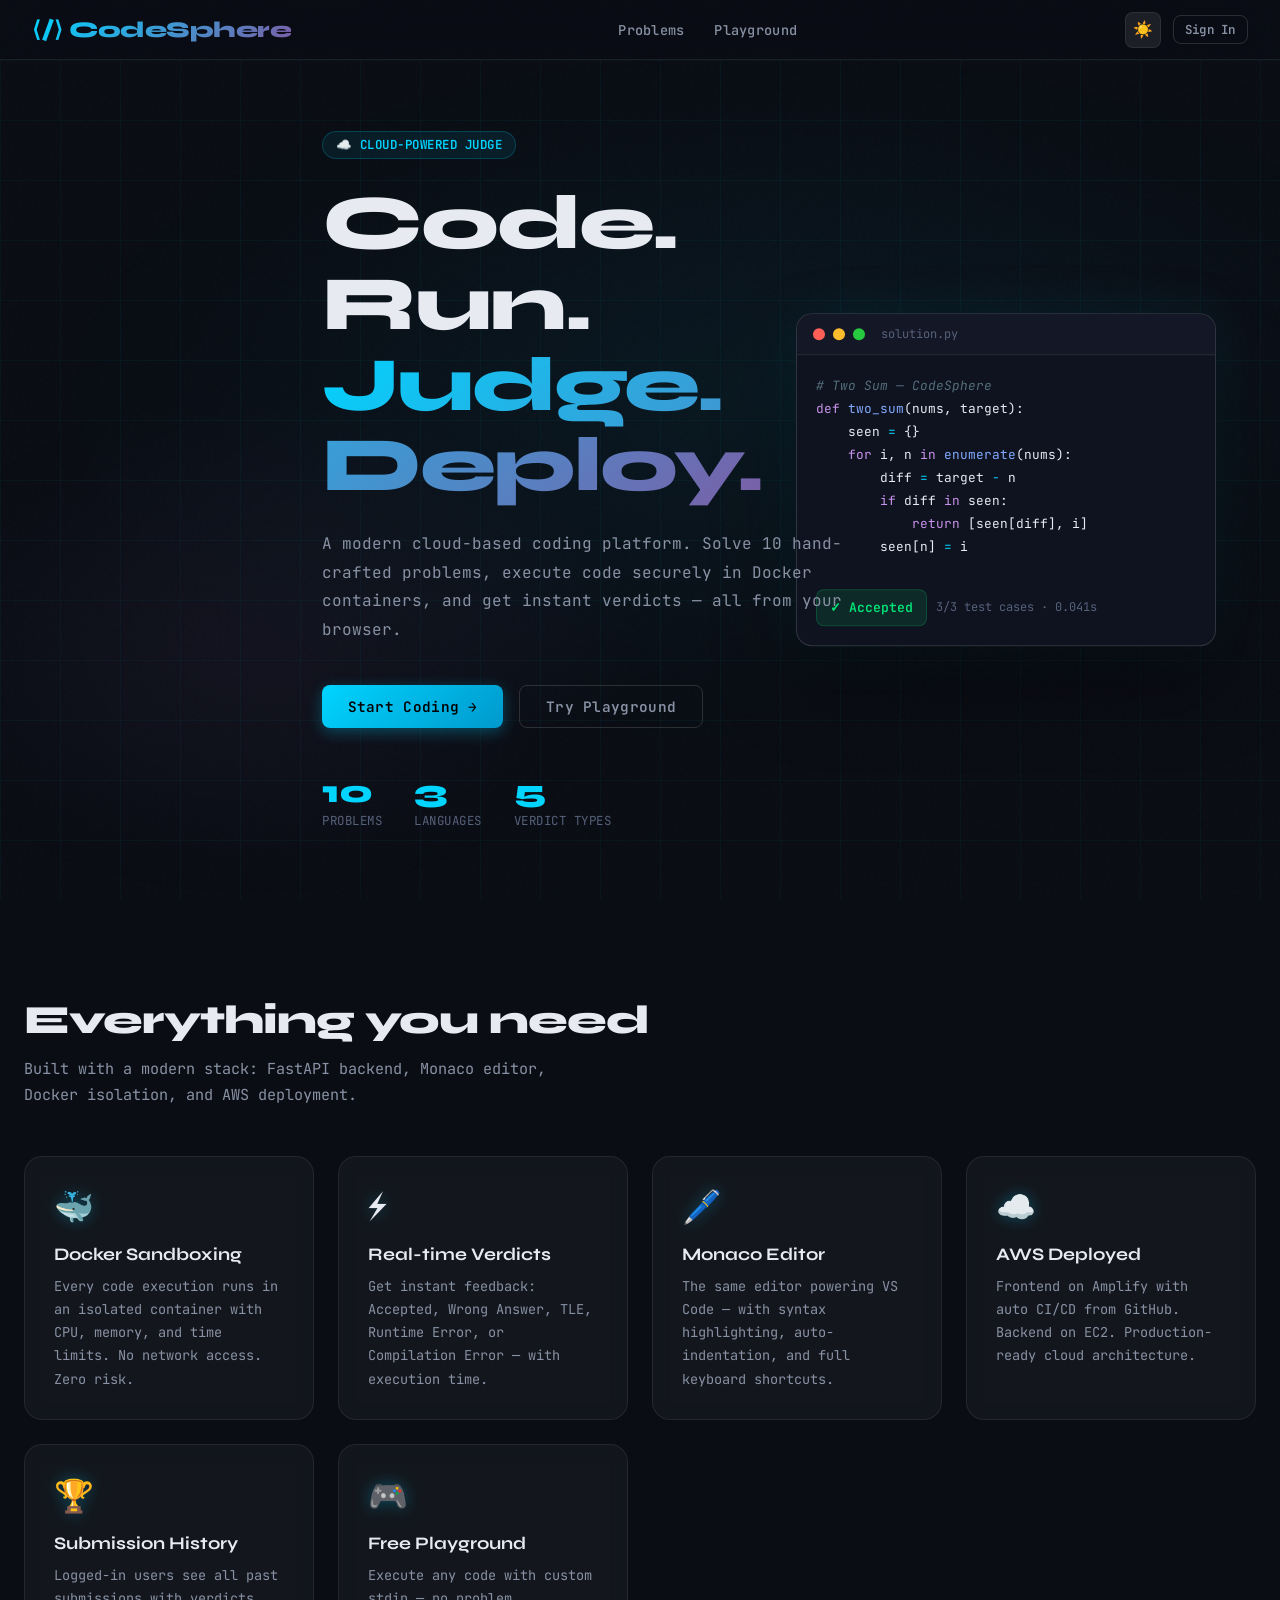
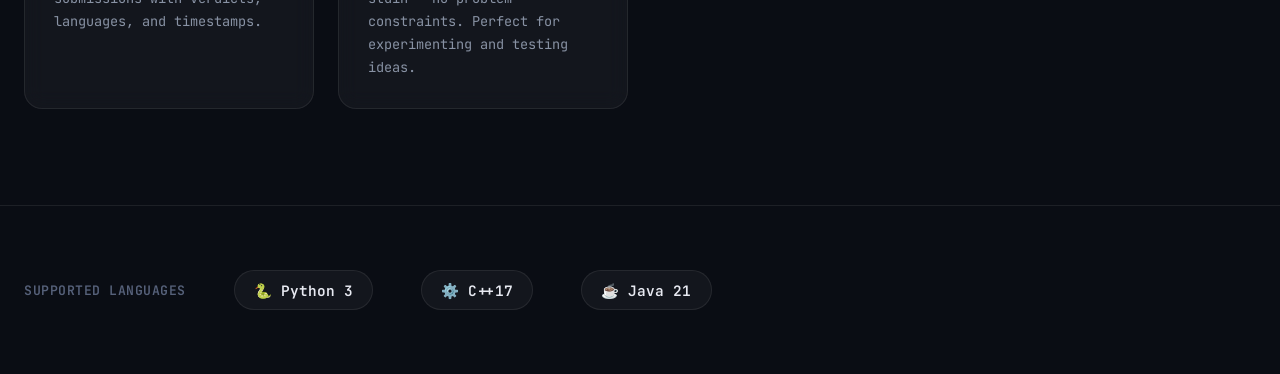
<file: frontend/index.html>
<!DOCTYPE html>
<html lang="en">

<head>
  <meta charset="UTF-8">
  <meta name="viewport" content="width=device-width, initial-scale=1.0">
  <title>CodeSphere — Cloud Coding Judge</title>
  <link rel="stylesheet" href="css/main.css">
  <style>
    /* Hero */
    .hero {
      min-height: calc(100vh - 60px);
      display: flex;
      align-items: center;
      position: relative;
      overflow: hidden;
    }

    .hero-bg {
      position: absolute;
      inset: 0;
      background:
        radial-gradient(ellipse 80% 60% at 60% 40%, rgba(0, 212, 255, 0.06) 0%, transparent 70%),
        radial-gradient(ellipse 50% 50% at 20% 70%, rgba(123, 94, 167, 0.08) 0%, transparent 60%);
      pointer-events: none;
    }

    .hero-grid {
      position: absolute;
      inset: 0;
      background-image:
        linear-gradient(rgba(0, 212, 255, 0.04) 1px, transparent 1px),
        linear-gradient(90deg, rgba(0, 212, 255, 0.04) 1px, transparent 1px);
      background-size: 60px 60px;
      pointer-events: none;
    }

    .hero-content {
      position: relative;
      z-index: 1;
      max-width: 700px;
      padding: 0 2rem;
    }

    .hero-tag {
      display: inline-flex;
      align-items: center;
      gap: 0.5rem;
      background: rgba(0, 212, 255, 0.08);
      border: 1px solid rgba(0, 212, 255, 0.2);
      color: var(--accent);
      font-size: 0.78rem;
      font-weight: 600;
      padding: 0.3rem 0.8rem;
      border-radius: 20px;
      margin-bottom: 1.5rem;
      letter-spacing: 0.5px;
      text-transform: uppercase;
    }

    .hero-title {
      font-family: var(--font-display);
      font-size: clamp(2.8rem, 6vw, 5rem);
      font-weight: 800;
      line-height: 1.05;
      letter-spacing: -2px;
      margin-bottom: 1.5rem;
    }

    .hero-title .line-accent {
      background: linear-gradient(135deg, var(--accent), var(--accent2));
      -webkit-background-clip: text;
      -webkit-text-fill-color: transparent;
      background-clip: text;
    }

    .hero-desc {
      font-size: 1rem;
      color: var(--text2);
      line-height: 1.8;
      margin-bottom: 2.5rem;
      max-width: 520px;
    }

    .hero-cta {
      display: flex;
      gap: 1rem;
      flex-wrap: wrap;
    }

    /* Floating code card */
    .hero-visual {
      position: absolute;
      right: 5%;
      top: 50%;
      transform: translateY(-50%);
      width: 420px;
      animation: float 6s ease-in-out infinite;
    }

    @keyframes float {

      0%,
      100% {
        transform: translateY(-50%) translateY(0);
      }

      50% {
        transform: translateY(-50%) translateY(-16px);
      }
    }

    .code-card {
      background: var(--bg2);
      border: 1px solid var(--border2);
      border-radius: 16px;
      overflow: hidden;
      box-shadow: 0 40px 80px rgba(0, 0, 0, 0.4), 0 0 60px rgba(0, 212, 255, 0.08);
    }

    .code-card-header {
      background: var(--bg3);
      padding: 0.75rem 1rem;
      display: flex;
      align-items: center;
      gap: 0.5rem;
      border-bottom: 1px solid var(--border);
    }

    .dot {
      width: 12px;
      height: 12px;
      border-radius: 50%;
    }

    .dot-red {
      background: #ff5f56;
    }

    .dot-yellow {
      background: #ffbd2e;
    }

    .dot-green {
      background: #27c93f;
    }

    .code-card-body {
      padding: 1.2rem;
      font-size: 0.8rem;
      line-height: 1.8;
    }

    .tok-kw {
      color: #c792ea;
    }

    .tok-fn {
      color: #82aaff;
    }

    .tok-str {
      color: #c3e88d;
    }

    .tok-num {
      color: #f78c6c;
    }

    .tok-cm {
      color: #546e7a;
      font-style: italic;
    }

    .tok-op {
      color: var(--accent);
    }

    /* Stats */
    .stats-row {
      display: flex;
      gap: 2rem;
      flex-wrap: wrap;
      margin-top: 3rem;
    }

    .stat {
      text-align: left;
    }

    .stat-num {
      font-family: var(--font-display);
      font-size: 2rem;
      font-weight: 800;
      color: var(--accent);
      line-height: 1;
    }

    .stat-label {
      font-size: 0.78rem;
      color: var(--text3);
      margin-top: 0.25rem;
      text-transform: uppercase;
      letter-spacing: 0.5px;
    }

    /* Features */
    .features {
      padding: 6rem 0;
    }

    .section-title {
      font-family: var(--font-display);
      font-size: 2.5rem;
      font-weight: 800;
      letter-spacing: -1px;
      margin-bottom: 0.75rem;
    }

    .section-sub {
      color: var(--text2);
      font-size: 0.95rem;
      line-height: 1.7;
      max-width: 540px;
    }

    .features-grid {
      display: grid;
      grid-template-columns: repeat(auto-fit, minmax(280px, 1fr));
      gap: 1.5rem;
      margin-top: 3rem;
    }

    .feature-card {
      padding: 1.8rem;
    }

    .feature-icon {
      font-size: 2rem;
      margin-bottom: 1rem;
      display: block;
      filter: drop-shadow(0 0 8px rgba(0, 212, 255, 0.3));
    }

    .feature-title {
      font-family: var(--font-display);
      font-size: 1.1rem;
      font-weight: 700;
      margin-bottom: 0.6rem;
    }

    .feature-desc {
      font-size: 0.85rem;
      color: var(--text2);
      line-height: 1.7;
    }

    /* Languages */
    .langs {
      padding: 4rem 0;
      border-top: 1px solid var(--border);
    }

    .langs-inner {
      display: flex;
      align-items: center;
      gap: 3rem;
      flex-wrap: wrap;
    }

    .lang-pill {
      display: flex;
      align-items: center;
      gap: 0.6rem;
      background: var(--surface);
      border: 1px solid var(--border);
      border-radius: 40px;
      padding: 0.6rem 1.2rem;
      font-size: 0.9rem;
      font-weight: 600;
      transition: all var(--transition);
    }

    .lang-pill:hover {
      border-color: var(--accent);
      box-shadow: var(--glow);
    }

    @media (max-width: 900px) {
      .hero-visual {
        display: none;
      }
    }
  </style>
</head>

<body>

  <div id="navbar-mount"></div>

  <!-- Hero -->
  <section class="hero">
    <div class="hero-bg"></div>
    <div class="hero-grid"></div>
    <div class="hero-content page-container" style="width:100%">
      <div class="hero-tag">☁️ Cloud-powered judge</div>
      <h1 class="hero-title">
        Code. Run. <br>
        <span class="line-accent">Judge. Deploy.</span>
      </h1>
      <p class="hero-desc">
        A modern cloud-based coding platform. Solve 10 hand-crafted problems,
        execute code securely in Docker containers, and get instant verdicts —
        all from your browser.
      </p>
      <div class="hero-cta">
        <a href="problems.html" class="btn btn-primary btn-lg">Start Coding →</a>
        <a href="playground.html" class="btn btn-ghost btn-lg">Try Playground</a>
      </div>
      <div class="stats-row">
        <div class="stat">
          <div class="stat-num">10</div>
          <div class="stat-label">Problems</div>
        </div>
        <div class="stat">
          <div class="stat-num">3</div>
          <div class="stat-label">Languages</div>
        </div>
        <div class="stat">
          <div class="stat-num">5</div>
          <div class="stat-label">Verdict Types</div>
        </div>
      </div>
    </div>

    <!-- Floating code demo -->
    <div class="hero-visual">
      <div class="code-card">
        <div class="code-card-header">
          <div class="dot dot-red"></div>
          <div class="dot dot-yellow"></div>
          <div class="dot dot-green"></div>
          <span style="margin-left:0.5rem;font-size:0.75rem;color:var(--text3)">solution.py</span>
        </div>
        <div class="code-card-body">
          <div><span class="tok-cm"># Two Sum — CodeSphere</span></div>
          <div><span class="tok-kw">def</span> <span class="tok-fn">two_sum</span>(nums, target):</div>
          <div>&nbsp;&nbsp;&nbsp;&nbsp;seen <span class="tok-op">=</span> {}</div>
          <div>&nbsp;&nbsp;&nbsp;&nbsp;<span class="tok-kw">for</span> i, n <span class="tok-kw">in</span> <span
              class="tok-fn">enumerate</span>(nums):</div>
          <div>&nbsp;&nbsp;&nbsp;&nbsp;&nbsp;&nbsp;&nbsp;&nbsp;diff <span class="tok-op">=</span> target <span
              class="tok-op">-</span> n</div>
          <div>&nbsp;&nbsp;&nbsp;&nbsp;&nbsp;&nbsp;&nbsp;&nbsp;<span class="tok-kw">if</span> diff <span
              class="tok-kw">in</span> seen:</div>
          <div>&nbsp;&nbsp;&nbsp;&nbsp;&nbsp;&nbsp;&nbsp;&nbsp;&nbsp;&nbsp;&nbsp;&nbsp;<span
              class="tok-kw">return</span> [seen[diff], i]</div>
          <div>&nbsp;&nbsp;&nbsp;&nbsp;&nbsp;&nbsp;&nbsp;&nbsp;seen[n] <span class="tok-op">=</span> i</div>
          <br>
          <div id="verdict-demo" style="display:flex;align-items:center;gap:0.6rem;margin-top:0.5rem;">
            <span class="verdict verdict-accepted">✓ Accepted</span>
            <span style="color:var(--text3);font-size:0.75rem;">3/3 test cases · 0.041s</span>
          </div>
        </div>
      </div>
    </div>
  </section>

  <!-- Features -->
  <section class="features">
    <div class="page-container">
      <h2 class="section-title">Everything you need</h2>
      <p class="section-sub">Built with a modern stack: FastAPI backend, Monaco editor, Docker isolation, and AWS
        deployment.</p>
      <div class="features-grid">
        <div class="card card-glow feature-card animate-fade-up" style="animation-delay:0s">
          <span class="feature-icon">🐳</span>
          <div class="feature-title">Docker Sandboxing</div>
          <p class="feature-desc">Every code execution runs in an isolated container with CPU, memory, and time limits.
            No network access. Zero risk.</p>
        </div>
        <div class="card card-glow feature-card animate-fade-up" style="animation-delay:0.1s">
          <span class="feature-icon">⚡</span>
          <div class="feature-title">Real-time Verdicts</div>
          <p class="feature-desc">Get instant feedback: Accepted, Wrong Answer, TLE, Runtime Error, or Compilation Error
            — with execution time.</p>
        </div>
        <div class="card card-glow feature-card animate-fade-up" style="animation-delay:0.2s">
          <span class="feature-icon">🖊️</span>
          <div class="feature-title">Monaco Editor</div>
          <p class="feature-desc">The same editor powering VS Code — with syntax highlighting, auto-indentation, and
            full keyboard shortcuts.</p>
        </div>
        <div class="card card-glow feature-card animate-fade-up" style="animation-delay:0.3s">
          <span class="feature-icon">☁️</span>
          <div class="feature-title">AWS Deployed</div>
          <p class="feature-desc">Frontend on Amplify with auto CI/CD from GitHub. Backend on EC2. Production-ready
            cloud architecture.</p>
        </div>
        <div class="card card-glow feature-card animate-fade-up" style="animation-delay:0.4s">
          <span class="feature-icon">🏆</span>
          <div class="feature-title">Submission History</div>
          <p class="feature-desc">Logged-in users see all past submissions with verdicts, languages, and timestamps.</p>
        </div>
        <div class="card card-glow feature-card animate-fade-up" style="animation-delay:0.5s">
          <span class="feature-icon">🎮</span>
          <div class="feature-title">Free Playground</div>
          <p class="feature-desc">Execute any code with custom stdin — no problem constraints. Perfect for experimenting
            and testing ideas.</p>
        </div>
      </div>
    </div>
  </section>

  <!-- Languages -->
  <section class="langs">
    <div class="page-container">
      <div class="langs-inner">
        <span
          style="color:var(--text3);font-size:0.82rem;font-weight:600;text-transform:uppercase;letter-spacing:0.5px;">Supported
          Languages</span>
        <div class="lang-pill">🐍 Python 3</div>
        <div class="lang-pill">⚙️ C++17</div>
        <div class="lang-pill">☕ Java 21</div>
      </div>
    </div>
  </section>

  <script src="js/app.js"></script>
  <script>
    document.getElementById('navbar-mount').innerHTML = renderNavbar('home');
  </script>
</body>

</html>
</file>
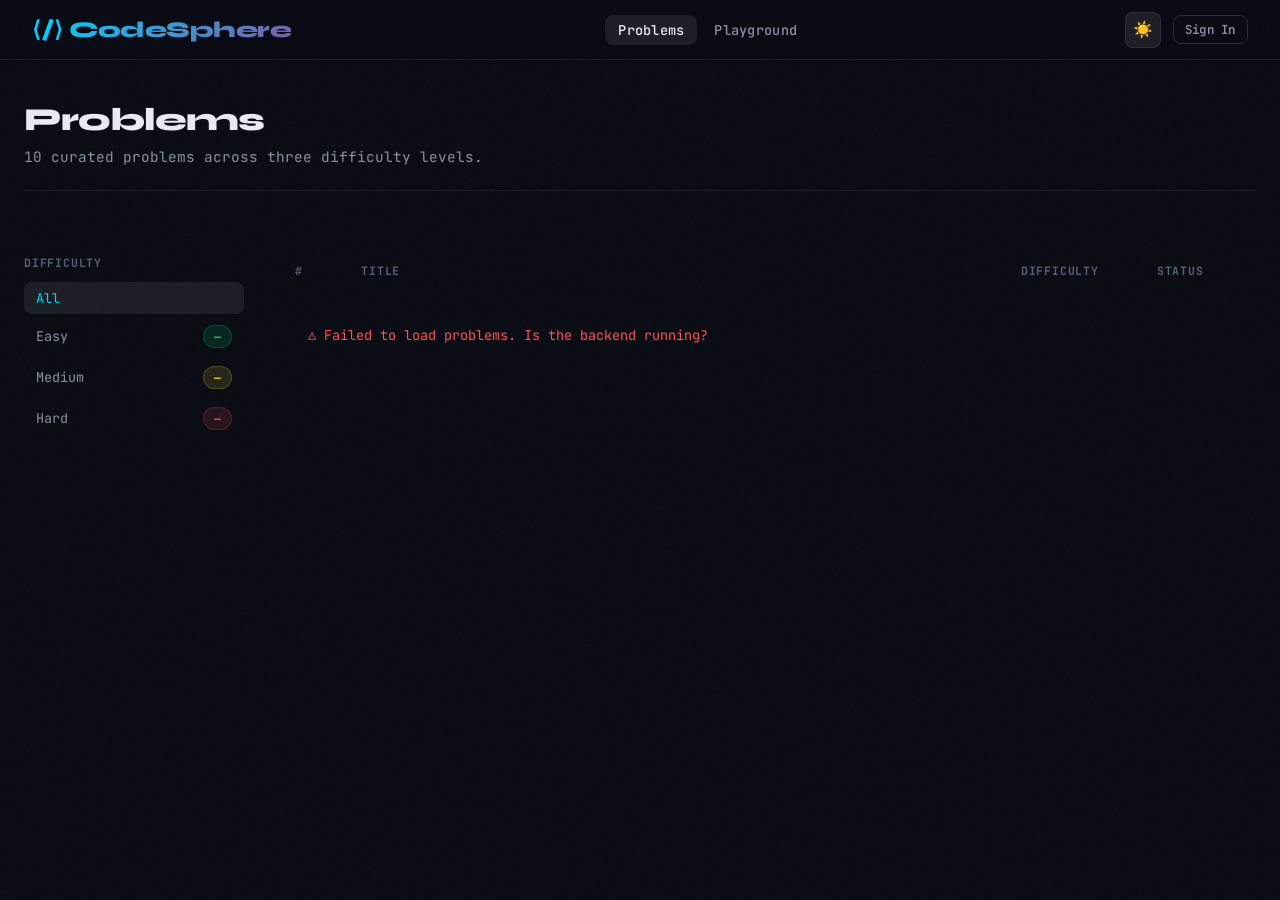
<file: frontend/problems.html>
<!DOCTYPE html>
<html lang="en">
<head>
  <meta charset="UTF-8">
  <meta name="viewport" content="width=device-width, initial-scale=1.0">
  <title>Problems — CodeSphere</title>
  <link rel="stylesheet" href="css/main.css">
  <style>
    .problems-layout {
      display: grid;
      grid-template-columns: 220px 1fr;
      gap: 2rem;
      padding: 2rem 0 4rem;
    }
    .sidebar {
      position: sticky;
      top: 80px;
      height: fit-content;
    }
    .sidebar-section { margin-bottom: 1.5rem; }
    .sidebar-title { font-size: 0.72rem; font-weight: 700; color: var(--text3); text-transform: uppercase; letter-spacing: 0.8px; margin-bottom: 0.75rem; }
    .filter-btn {
      display: flex;
      align-items: center;
      justify-content: space-between;
      width: 100%;
      background: none;
      border: none;
      color: var(--text2);
      font-family: var(--font-mono);
      font-size: 0.84rem;
      padding: 0.45rem 0.75rem;
      border-radius: 8px;
      cursor: pointer;
      transition: all var(--transition);
      margin-bottom: 0.2rem;
      text-align: left;
    }
    .filter-btn:hover, .filter-btn.active {
      background: var(--surface2);
      color: var(--text);
    }
    .filter-btn.active { color: var(--accent); }

    /* Problem table */
    .problem-list { display: flex; flex-direction: column; gap: 0.6rem; }
    .problem-row {
      display: grid;
      grid-template-columns: 50px 1fr 120px 80px;
      align-items: center;
      gap: 1rem;
      padding: 1rem 1.2rem;
      border-radius: var(--radius);
      background: var(--surface);
      border: 1px solid var(--border);
      cursor: pointer;
      transition: all var(--transition);
      text-decoration: none;
      color: var(--text);
    }
    .problem-row:hover {
      border-color: rgba(0,212,255,0.25);
      background: var(--surface2);
      transform: translateX(3px);
    }
    .problem-num { color: var(--text3); font-size: 0.82rem; font-weight: 600; }
    .problem-title { font-weight: 600; font-size: 0.9rem; }
    .problem-title span { color: var(--text2); font-size: 0.78rem; font-weight: 400; display: block; margin-top: 0.15rem; }

    /* Header row */
    .list-header {
      display: grid;
      grid-template-columns: 50px 1fr 120px 80px;
      align-items: center;
      gap: 1rem;
      padding: 0.5rem 1.2rem;
      font-size: 0.72rem;
      font-weight: 700;
      color: var(--text3);
      text-transform: uppercase;
      letter-spacing: 0.8px;
      margin-bottom: 0.5rem;
    }

    .loading-row {
      display: flex;
      align-items: center;
      gap: 0.75rem;
      padding: 2rem;
      color: var(--text2);
      font-size: 0.85rem;
    }

    @media (max-width: 768px) {
      .problems-layout { grid-template-columns: 1fr; }
      .sidebar { position: static; }
      .problem-row { grid-template-columns: 40px 1fr 90px; }
      .list-header { grid-template-columns: 40px 1fr 90px; }
      .problem-row > *:last-child, .list-header > *:last-child { display: none; }
    }
  </style>
</head>
<body>

<div id="navbar-mount"></div>

<div class="page-container">
  <div class="page-header">
    <h1 style="font-family:var(--font-display);font-size:2rem;font-weight:800;letter-spacing:-1px;">Problems</h1>
    <p style="color:var(--text2);font-size:0.9rem;margin-top:0.5rem;">10 curated problems across three difficulty levels.</p>
  </div>

  <div class="problems-layout">
    <!-- Sidebar -->
    <aside class="sidebar">
      <div class="sidebar-section">
        <div class="sidebar-title">Difficulty</div>
        <button class="filter-btn active" data-filter="all" onclick="setFilter('all', this)">All <span style="color:var(--text3)" id="count-all"></span></button>
        <button class="filter-btn" data-filter="Easy" onclick="setFilter('Easy', this)">
          <span>Easy</span> <span class="badge badge-easy" id="count-easy">—</span>
        </button>
        <button class="filter-btn" data-filter="Medium" onclick="setFilter('Medium', this)">
          <span>Medium</span> <span class="badge badge-medium" id="count-medium">—</span>
        </button>
        <button class="filter-btn" data-filter="Hard" onclick="setFilter('Hard', this)">
          <span>Hard</span> <span class="badge badge-hard" id="count-hard">—</span>
        </button>
      </div>
    </aside>

    <!-- Main list -->
    <main>
      <div class="list-header">
        <span>#</span>
        <span>Title</span>
        <span>Difficulty</span>
        <span>Status</span>
      </div>
      <div class="problem-list" id="problem-list">
        <div class="loading-row">
          <div class="spinner"></div>
          <span>Loading problems…</span>
        </div>
      </div>
    </main>
  </div>
</div>

<script src="js/app.js"></script>
<script>
  document.getElementById('navbar-mount').innerHTML = renderNavbar('problems');

  let allProblems = [];
  let currentFilter = 'all';

  async function loadProblems() {
    try {
      allProblems = await API.get('/problems');
      updateCounts();
      renderList();
    } catch (e) {
      document.getElementById('problem-list').innerHTML = `
        <div class="loading-row" style="color:var(--red)">⚠ Failed to load problems. Is the backend running?</div>
      `;
    }
  }

  function updateCounts() {
    const easy = allProblems.filter(p => p.difficulty === 'Easy').length;
    const med = allProblems.filter(p => p.difficulty === 'Medium').length;
    const hard = allProblems.filter(p => p.difficulty === 'Hard').length;
    document.getElementById('count-all').textContent = allProblems.length;
    document.getElementById('count-easy').textContent = easy;
    document.getElementById('count-medium').textContent = med;
    document.getElementById('count-hard').textContent = hard;
  }

  function setFilter(filter, btn) {
    currentFilter = filter;
    document.querySelectorAll('.filter-btn').forEach(b => b.classList.remove('active'));
    btn.classList.add('active');
    renderList();
  }

  function renderList() {
    const filtered = currentFilter === 'all'
      ? allProblems
      : allProblems.filter(p => p.difficulty === currentFilter);

    if (filtered.length === 0) {
      document.getElementById('problem-list').innerHTML = `<div class="loading-row">No problems found.</div>`;
      return;
    }

    document.getElementById('problem-list').innerHTML = filtered.map(p => `
      <a class="problem-row" href="problem-detail.html?id=${p.id}">
        <span class="problem-num">${String(p.id).padStart(2, '0')}</span>
        <span class="problem-title">${p.title}</span>
        <span><span class="badge badge-${p.difficulty.toLowerCase()}">${p.difficulty}</span></span>
        <span style="color:var(--text3);font-size:0.78rem;">—</span>
      </a>
    `).join('');
  }

  loadProblems();
</script>
</body>
</html>
</file>
<file: frontend/css/main.css>
/* ─── Google Fonts ─── */
@import url('https://fonts.googleapis.com/css2?family=JetBrains+Mono:wght@300;400;500;600;700&family=Syne:wght@400;600;700;800&display=swap');

/* ─── CSS Variables ─── */
:root {
  --bg: #0a0d14;
  --bg2: #0f1320;
  --bg3: #141826;
  --surface: rgba(255,255,255,0.04);
  --surface2: rgba(255,255,255,0.08);
  --border: rgba(255,255,255,0.08);
  --border2: rgba(255,255,255,0.14);
  --text: #e8eaf2;
  --text2: #8892a4;
  --text3: #56617a;
  --accent: #00d4ff;
  --accent2: #7b5ea7;
  --accent3: #ff6b6b;
  --green: #00e676;
  --yellow: #ffd740;
  --red: #ff5252;
  --easy: #00e676;
  --medium: #ffd740;
  --hard: #ff5252;
  --glow: 0 0 20px rgba(0,212,255,0.25);
  --radius: 12px;
  --radius-lg: 18px;
  --transition: 0.25s cubic-bezier(0.4,0,0.2,1);
  --font-mono: 'JetBrains Mono', monospace;
  --font-display: 'Syne', sans-serif;
}

[data-theme="light"] {
  --bg: #f0f2f8;
  --bg2: #e8ebf4;
  --bg3: #dde1ee;
  --surface: rgba(255,255,255,0.7);
  --surface2: rgba(255,255,255,0.9);
  --border: rgba(0,0,0,0.08);
  --border2: rgba(0,0,0,0.14);
  --text: #1a1e2e;
  --text2: #4a5168;
  --text3: #8892a4;
  --accent: #0099cc;
  --glow: 0 0 20px rgba(0,153,204,0.2);
}

/* ─── Reset & Base ─── */
*, *::before, *::after { box-sizing: border-box; margin: 0; padding: 0; }

html { font-size: 16px; scroll-behavior: smooth; }

body {
  font-family: var(--font-mono);
  background: var(--bg);
  color: var(--text);
  min-height: 100vh;
  transition: background var(--transition), color var(--transition);
  overflow-x: hidden;
}

a { color: var(--accent); text-decoration: none; transition: color var(--transition); }
a:hover { color: var(--text); }

/* ─── Scrollbar ─── */
::-webkit-scrollbar { width: 6px; height: 6px; }
::-webkit-scrollbar-track { background: var(--bg2); }
::-webkit-scrollbar-thumb { background: var(--border2); border-radius: 3px; }
::-webkit-scrollbar-thumb:hover { background: var(--text3); }

/* ─── Navbar ─── */
.navbar {
  position: sticky;
  top: 0;
  z-index: 100;
  background: rgba(10,13,20,0.85);
  backdrop-filter: blur(20px);
  -webkit-backdrop-filter: blur(20px);
  border-bottom: 1px solid var(--border);
  padding: 0 2rem;
  height: 60px;
  display: flex;
  align-items: center;
  justify-content: space-between;
  transition: background var(--transition);
}

[data-theme="light"] .navbar {
  background: rgba(240,242,248,0.85);
}

.nav-logo {
  font-family: var(--font-display);
  font-size: 1.4rem;
  font-weight: 800;
  background: linear-gradient(135deg, var(--accent), var(--accent2));
  -webkit-background-clip: text;
  -webkit-text-fill-color: transparent;
  background-clip: text;
  letter-spacing: -0.5px;
}

.nav-links {
  display: flex;
  align-items: center;
  gap: 0.25rem;
  list-style: none;
}

.nav-links a {
  color: var(--text2);
  font-size: 0.85rem;
  font-weight: 500;
  padding: 0.4rem 0.8rem;
  border-radius: 8px;
  transition: all var(--transition);
  letter-spacing: 0.3px;
}

.nav-links a:hover, .nav-links a.active {
  color: var(--text);
  background: var(--surface2);
}

.nav-actions {
  display: flex;
  align-items: center;
  gap: 0.75rem;
}

/* ─── Buttons ─── */
.btn {
  display: inline-flex;
  align-items: center;
  gap: 0.4rem;
  font-family: var(--font-mono);
  font-size: 0.82rem;
  font-weight: 600;
  padding: 0.5rem 1.1rem;
  border-radius: 8px;
  border: none;
  cursor: pointer;
  transition: all var(--transition);
  letter-spacing: 0.3px;
  white-space: nowrap;
}

.btn-primary {
  background: linear-gradient(135deg, var(--accent), #0099cc);
  color: #000;
  box-shadow: 0 4px 15px rgba(0,212,255,0.3);
}
.btn-primary:hover {
  transform: translateY(-1px);
  box-shadow: 0 6px 20px rgba(0,212,255,0.45);
}

.btn-ghost {
  background: transparent;
  color: var(--text2);
  border: 1px solid var(--border2);
}
.btn-ghost:hover {
  background: var(--surface2);
  color: var(--text);
  border-color: var(--accent);
}

.btn-success {
  background: linear-gradient(135deg, #00c853, #00e676);
  color: #000;
  box-shadow: 0 4px 15px rgba(0,230,118,0.3);
}
.btn-success:hover {
  transform: translateY(-1px);
  box-shadow: 0 6px 20px rgba(0,230,118,0.4);
}

.btn-danger {
  background: transparent;
  color: var(--red);
  border: 1px solid rgba(255,82,82,0.3);
}
.btn-danger:hover {
  background: rgba(255,82,82,0.1);
  border-color: var(--red);
}

.btn-sm { padding: 0.3rem 0.7rem; font-size: 0.78rem; }
.btn-lg { padding: 0.7rem 1.6rem; font-size: 0.9rem; }
.btn:disabled { opacity: 0.5; cursor: not-allowed; transform: none !important; }

/* ─── Theme Toggle ─── */
.theme-toggle {
  background: var(--surface2);
  border: 1px solid var(--border);
  color: var(--text2);
  width: 36px;
  height: 36px;
  border-radius: 8px;
  display: flex;
  align-items: center;
  justify-content: center;
  cursor: pointer;
  transition: all var(--transition);
  font-size: 1rem;
}
.theme-toggle:hover { color: var(--accent); border-color: var(--accent); }

/* ─── Difficulty Badges ─── */
.badge {
  display: inline-flex;
  align-items: center;
  font-size: 0.72rem;
  font-weight: 600;
  padding: 0.2rem 0.6rem;
  border-radius: 20px;
  letter-spacing: 0.5px;
  text-transform: uppercase;
}
.badge-easy { color: var(--easy); background: rgba(0,230,118,0.12); border: 1px solid rgba(0,230,118,0.2); }
.badge-medium { color: var(--medium); background: rgba(255,215,64,0.12); border: 1px solid rgba(255,215,64,0.2); }
.badge-hard { color: var(--hard); background: rgba(255,82,82,0.12); border: 1px solid rgba(255,82,82,0.2); }

/* ─── Verdict Badges ─── */
.verdict { display: inline-flex; align-items: center; gap: 0.4rem; font-size: 0.82rem; font-weight: 600; padding: 0.35rem 0.8rem; border-radius: 8px; }
.verdict-accepted { color: var(--green); background: rgba(0,230,118,0.1); border: 1px solid rgba(0,230,118,0.2); }
.verdict-wrong { color: var(--red); background: rgba(255,82,82,0.1); border: 1px solid rgba(255,82,82,0.2); }
.verdict-error { color: var(--yellow); background: rgba(255,215,64,0.1); border: 1px solid rgba(255,215,64,0.2); }
.verdict-tle { color: #ff9100; background: rgba(255,145,0,0.1); border: 1px solid rgba(255,145,0,0.2); }

/* ─── Cards ─── */
.card {
  background: var(--surface);
  border: 1px solid var(--border);
  border-radius: var(--radius-lg);
  transition: all var(--transition);
  backdrop-filter: blur(10px);
}
.card:hover { border-color: var(--border2); }
.card-glow:hover { box-shadow: var(--glow); border-color: rgba(0,212,255,0.3); }

/* ─── Inputs ─── */
.input {
  width: 100%;
  background: var(--surface);
  border: 1px solid var(--border);
  border-radius: 8px;
  padding: 0.65rem 0.9rem;
  color: var(--text);
  font-family: var(--font-mono);
  font-size: 0.85rem;
  transition: all var(--transition);
  outline: none;
}
.input:focus { border-color: var(--accent); box-shadow: 0 0 0 3px rgba(0,212,255,0.1); }
.input::placeholder { color: var(--text3); }

.input-group { display: flex; flex-direction: column; gap: 0.4rem; }
.input-label { font-size: 0.78rem; font-weight: 600; color: var(--text2); letter-spacing: 0.5px; text-transform: uppercase; }

/* ─── Page Layout ─── */
.page-container {
  max-width: 1280px;
  margin: 0 auto;
  padding: 0 1.5rem;
}

.page-header {
  padding: 2.5rem 0 1.5rem;
  border-bottom: 1px solid var(--border);
  margin-bottom: 2rem;
}

/* ─── Loading / Spinner ─── */
.spinner {
  width: 18px;
  height: 18px;
  border: 2px solid rgba(0,212,255,0.2);
  border-top-color: var(--accent);
  border-radius: 50%;
  animation: spin 0.7s linear infinite;
  display: inline-block;
}
@keyframes spin { to { transform: rotate(360deg); } }

/* ─── Toast ─── */
.toast-container {
  position: fixed;
  bottom: 1.5rem;
  right: 1.5rem;
  z-index: 9999;
  display: flex;
  flex-direction: column;
  gap: 0.5rem;
}
.toast {
  padding: 0.75rem 1.2rem;
  border-radius: 10px;
  font-size: 0.84rem;
  font-weight: 500;
  backdrop-filter: blur(20px);
  animation: slideIn 0.3s ease;
  max-width: 320px;
}
.toast-success { background: rgba(0,230,118,0.15); border: 1px solid rgba(0,230,118,0.3); color: var(--green); }
.toast-error { background: rgba(255,82,82,0.15); border: 1px solid rgba(255,82,82,0.3); color: var(--red); }
.toast-info { background: rgba(0,212,255,0.15); border: 1px solid rgba(0,212,255,0.3); color: var(--accent); }

@keyframes slideIn { from { transform: translateX(100%); opacity: 0; } to { transform: translateX(0); opacity: 1; } }

/* ─── Select ─── */
.select {
  background: var(--surface);
  border: 1px solid var(--border);
  border-radius: 8px;
  padding: 0.55rem 2rem 0.55rem 0.8rem;
  color: var(--text);
  font-family: var(--font-mono);
  font-size: 0.82rem;
  font-weight: 500;
  cursor: pointer;
  outline: none;
  transition: all var(--transition);
  appearance: none;
  background-image: url("data:image/svg+xml,%3Csvg xmlns='http://www.w3.org/2000/svg' width='12' height='8' viewBox='0 0 12 8'%3E%3Cpath d='M1 1l5 5 5-5' stroke='%238892a4' stroke-width='1.5' fill='none' stroke-linecap='round'/%3E%3C/svg%3E");
  background-repeat: no-repeat;
  background-position: right 0.6rem center;
}
.select:focus { border-color: var(--accent); }
.select option { background: var(--bg2); }

/* ─── Code output panel ─── */
.output-panel {
  background: var(--bg2);
  border: 1px solid var(--border);
  border-radius: var(--radius);
  padding: 1rem;
  min-height: 120px;
  font-size: 0.84rem;
  font-family: var(--font-mono);
  color: var(--text2);
  white-space: pre-wrap;
  word-break: break-all;
  overflow-y: auto;
  max-height: 300px;
}

/* ─── Modal ─── */
.modal-overlay {
  position: fixed;
  inset: 0;
  background: rgba(0,0,0,0.7);
  backdrop-filter: blur(4px);
  z-index: 999;
  display: flex;
  align-items: center;
  justify-content: center;
  padding: 1rem;
}
.modal {
  background: var(--bg2);
  border: 1px solid var(--border2);
  border-radius: var(--radius-lg);
  padding: 2rem;
  width: 100%;
  max-width: 420px;
  animation: modalIn 0.25s ease;
}
@keyframes modalIn { from { transform: scale(0.95); opacity: 0; } to { transform: scale(1); opacity: 1; } }
.modal-title { font-family: var(--font-display); font-size: 1.3rem; font-weight: 700; margin-bottom: 1.5rem; }

/* ─── Responsive ─── */
@media (max-width: 768px) {
  .nav-links { display: none; }
  .page-container { padding: 0 1rem; }
}

/* ─── Glow text ─── */
.glow-text {
  text-shadow: 0 0 20px rgba(0,212,255,0.5);
}

/* ─── Animations ─── */
@keyframes fadeUp {
  from { opacity: 0; transform: translateY(20px); }
  to { opacity: 1; transform: translateY(0); }
}
@keyframes fadeIn {
  from { opacity: 0; }
  to { opacity: 1; }
}
.animate-fade-up { animation: fadeUp 0.5s ease forwards; }
.animate-fade-in { animation: fadeIn 0.5s ease forwards; }

/* ─── Noise overlay ─── */
body::before {
  content: '';
  position: fixed;
  inset: 0;
  background-image: url("data:image/svg+xml,%3Csvg viewBox='0 0 256 256' xmlns='http://www.w3.org/2000/svg'%3E%3Cfilter id='n'%3E%3CfeTurbulence type='fractalNoise' baseFrequency='0.9' numOctaves='4' stitchTiles='stitch'/%3E%3C/filter%3E%3Crect width='100%25' height='100%25' filter='url(%23n)' opacity='0.03'/%3E%3C/svg%3E");
  pointer-events: none;
  z-index: 0;
  opacity: 0.4;
}
</file>
